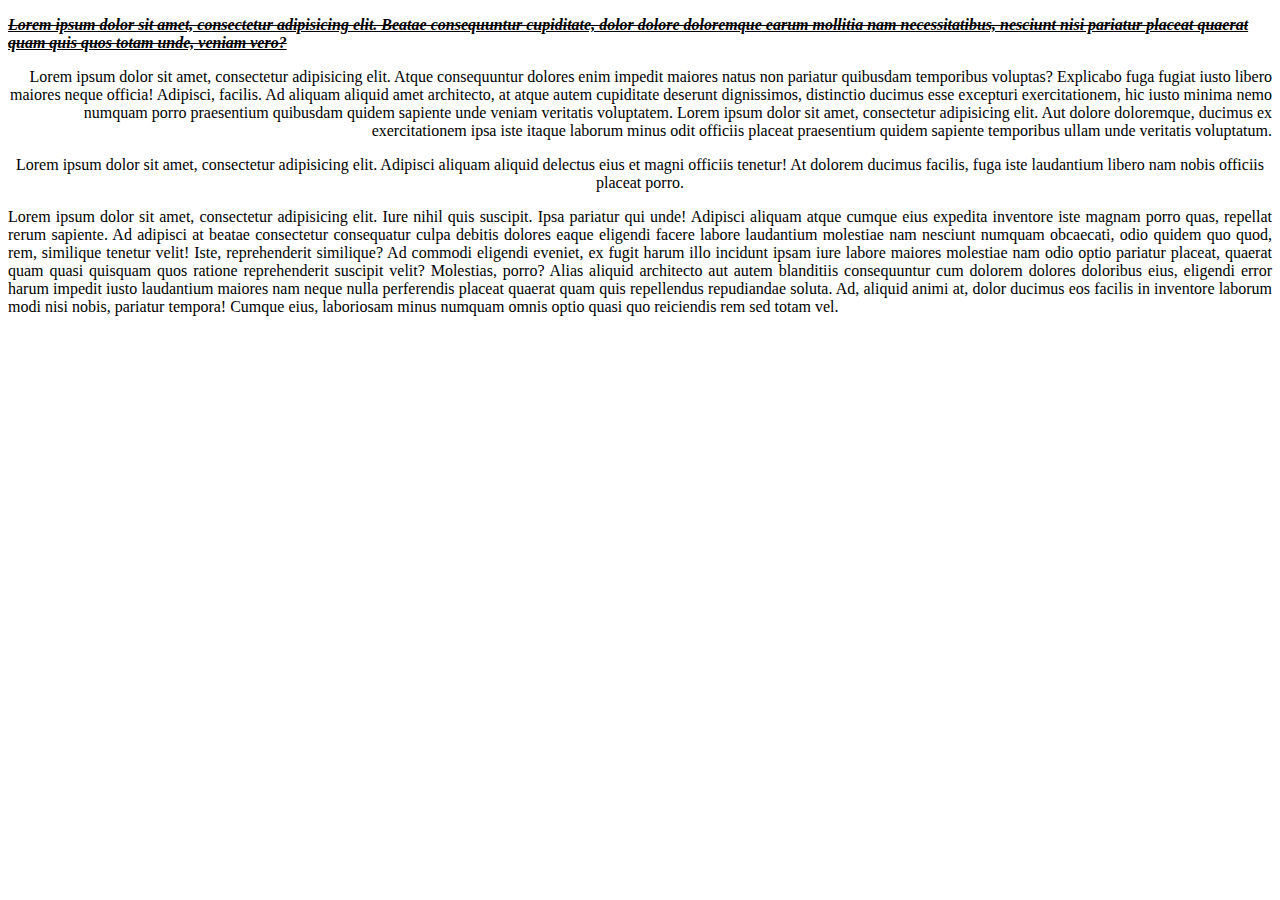
<file: dz1/task1.html>
<!doctype html>
<html lang="en">
<head>
    <meta charset="UTF-8">
    <meta name="viewport"
          content="width=device-width, user-scalable=no, initial-scale=1.0, maximum-scale=1.0, minimum-scale=1.0">
    <meta http-equiv="X-UA-Compatible" content="ie=edge">
    <title>Document</title>
</head>
<body>
<p><em><strong><ins><s>Lorem ipsum dolor sit amet, consectetur adipisicing elit. Beatae consequuntur cupiditate, dolor dolore doloremque earum mollitia nam necessitatibus, nesciunt nisi pariatur placeat quaerat quam quis quos totam unde, veniam vero?</s></ins></strong></em></p>
<p align="right">Lorem ipsum dolor sit amet, consectetur adipisicing elit. Atque consequuntur dolores enim impedit maiores natus non pariatur quibusdam temporibus voluptas? Explicabo fuga fugiat iusto libero maiores neque officia! Adipisci, facilis. Ad aliquam aliquid amet architecto, at atque autem cupiditate deserunt dignissimos, distinctio ducimus esse excepturi exercitationem, hic iusto minima nemo numquam porro praesentium quibusdam quidem sapiente unde veniam veritatis voluptatem. Lorem ipsum dolor sit amet, consectetur adipisicing elit. Aut dolore doloremque, ducimus ex exercitationem ipsa iste
    itaque laborum minus odit officiis placeat praesentium quidem sapiente temporibus ullam unde veritatis
    voluptatum.</p>
<p align="center">Lorem ipsum dolor sit amet, consectetur adipisicing elit. Adipisci aliquam aliquid delectus eius et magni officiis
    tenetur! At dolorem ducimus facilis, fuga iste laudantium libero nam nobis officiis placeat porro.</p>
<p align="justify">Lorem ipsum dolor sit amet, consectetur adipisicing elit. Iure nihil quis suscipit. Ipsa pariatur qui unde! Adipisci aliquam atque cumque eius expedita inventore iste magnam porro quas, repellat rerum sapiente. Ad adipisci at beatae consectetur consequatur culpa debitis dolores eaque eligendi facere labore laudantium molestiae nam nesciunt numquam obcaecati, odio quidem quo quod, rem, similique tenetur velit! Iste, reprehenderit similique? Ad commodi eligendi eveniet, ex fugit harum illo incidunt ipsam iure labore maiores molestiae nam odio optio pariatur placeat, quaerat quam quasi quisquam quos ratione reprehenderit suscipit velit? Molestias, porro? Alias aliquid architecto aut autem blanditiis consequuntur cum dolorem dolores doloribus eius, eligendi error harum impedit iusto laudantium maiores nam neque nulla perferendis placeat quaerat quam quis repellendus repudiandae soluta. Ad, aliquid animi at, dolor ducimus eos facilis in inventore laborum modi nisi nobis, pariatur tempora! Cumque eius, laboriosam minus numquam omnis optio quasi quo reiciendis rem sed totam vel.</p>
</body>
</html>
</file>
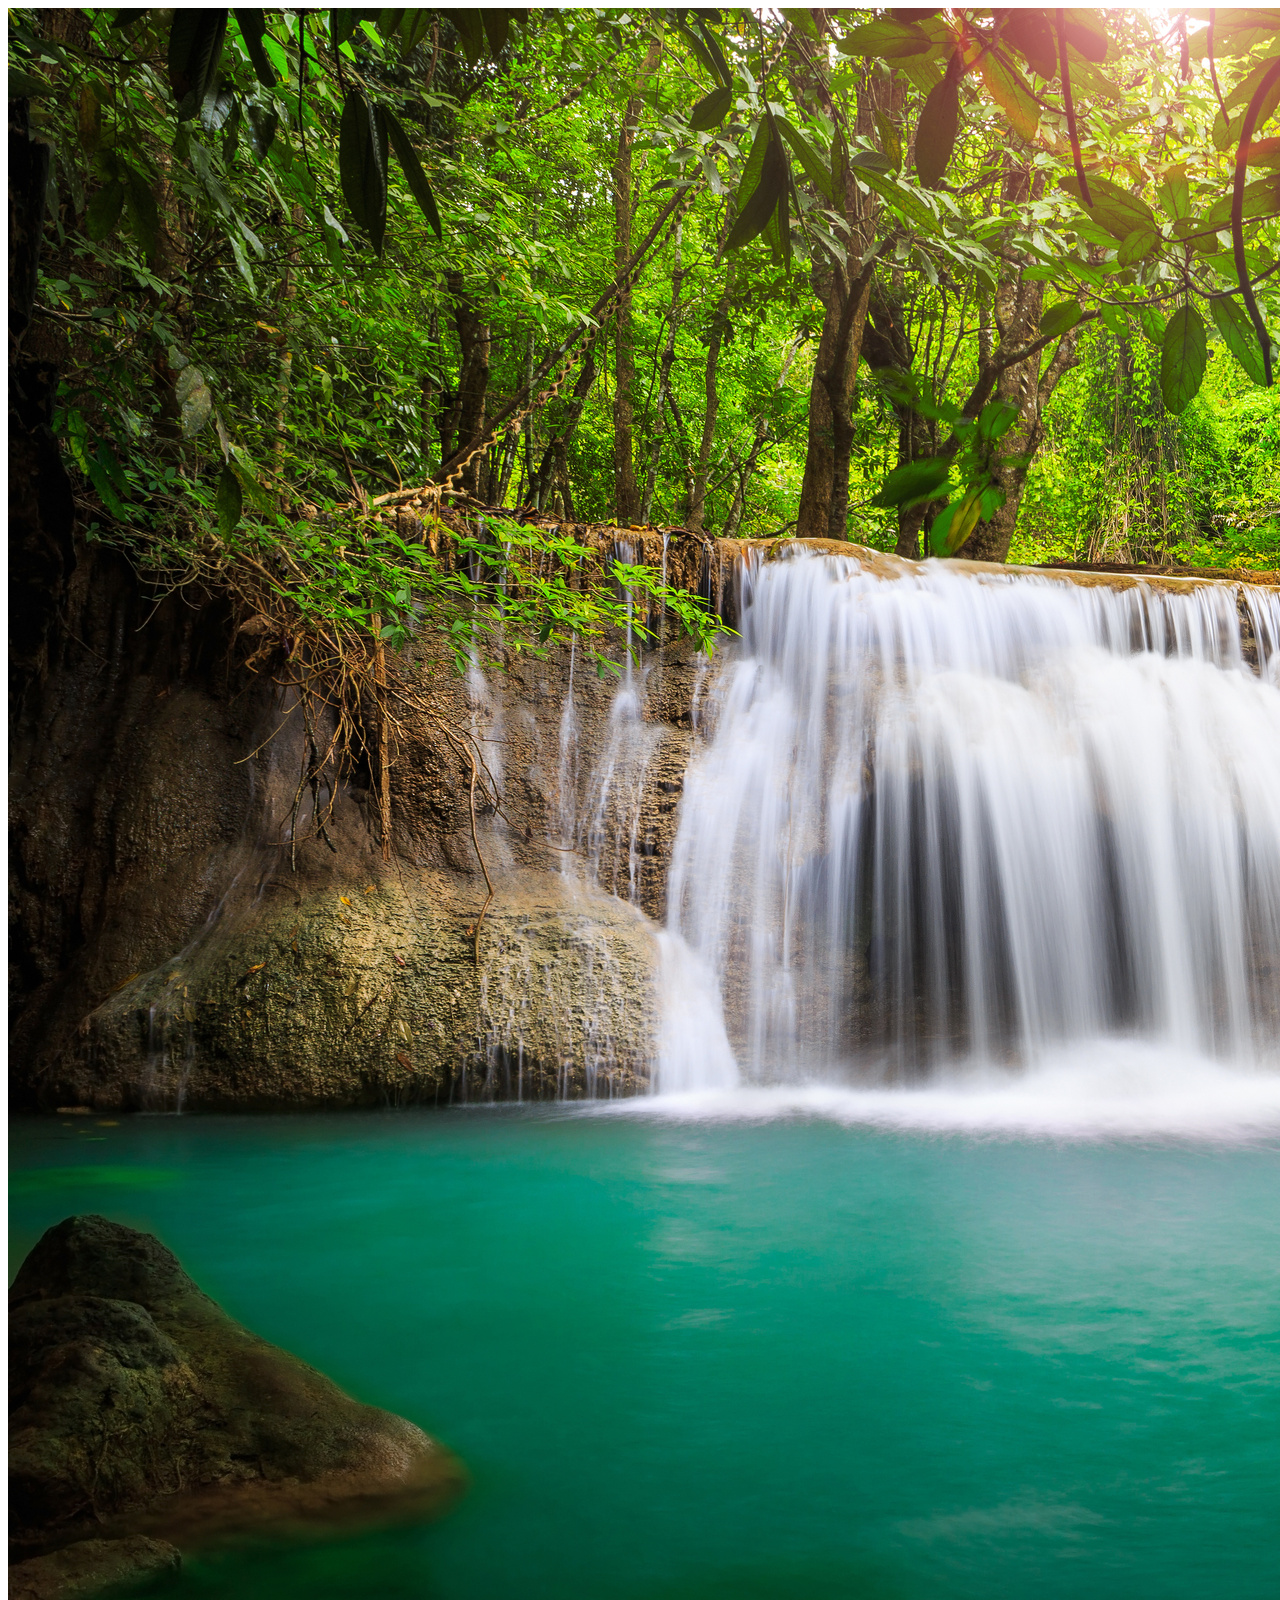
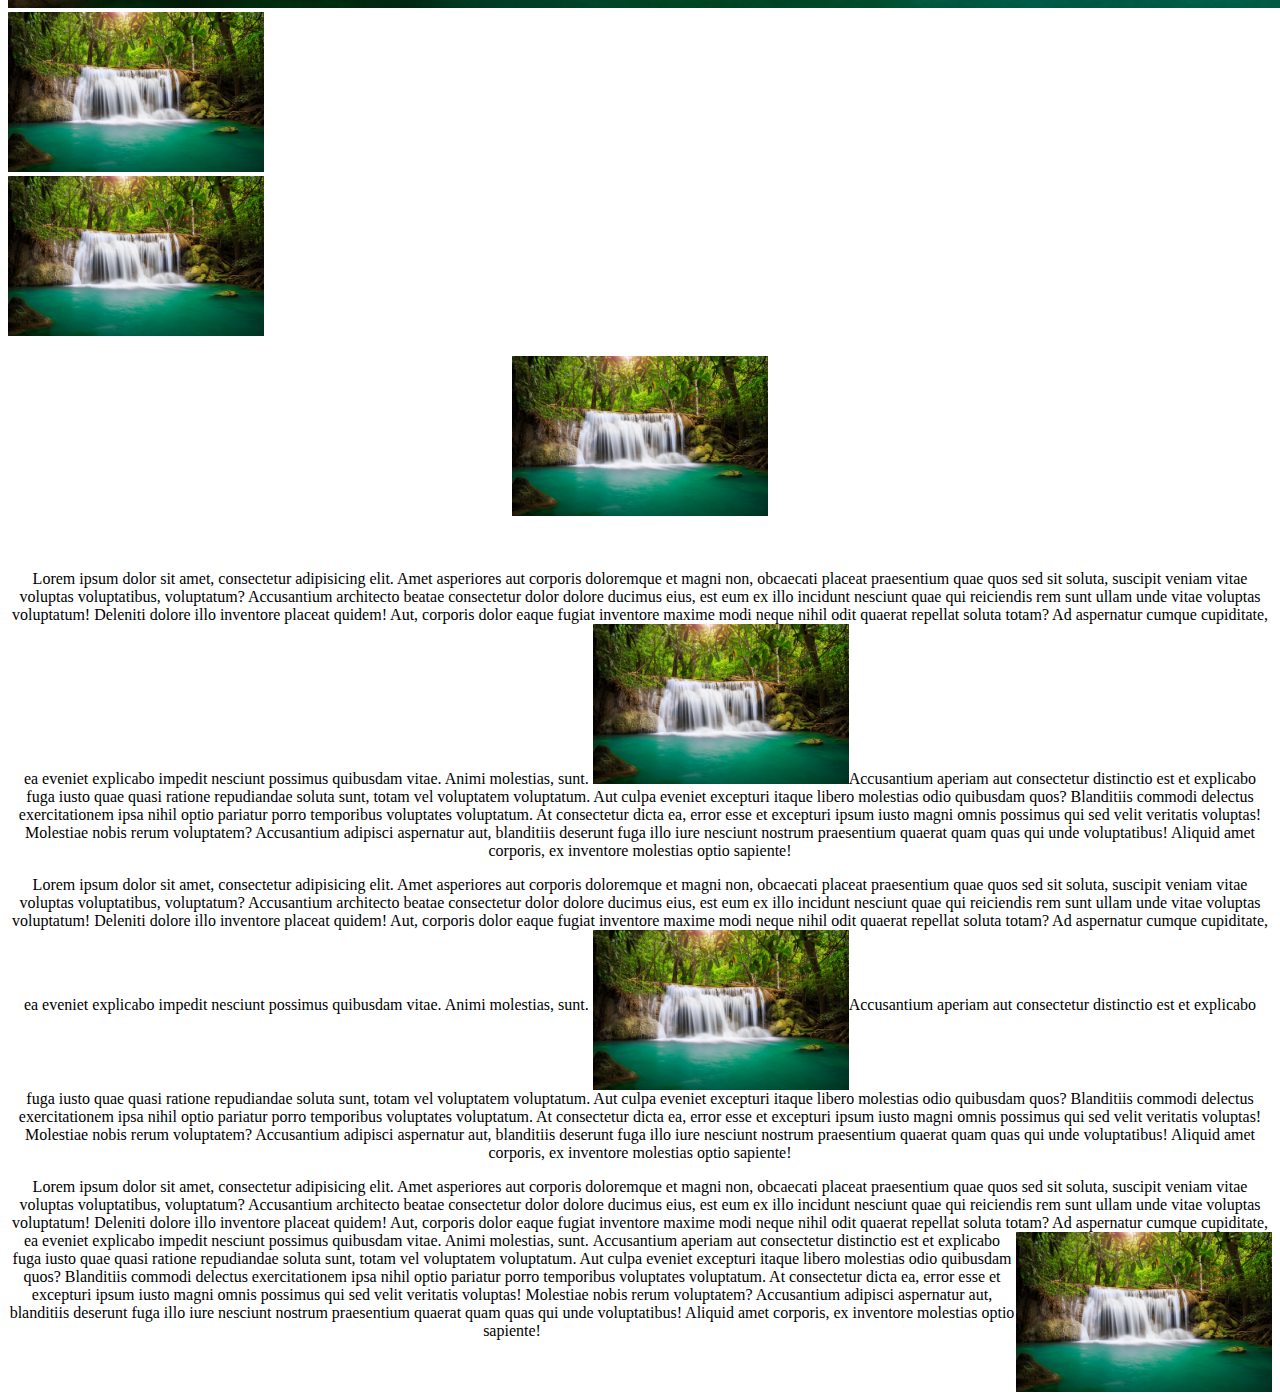
<file: dz1/task2.html>
<!doctype html>
<html lang="en">
<head>
    <meta charset="UTF-8">
    <meta name="viewport"
          content="width=device-width, user-scalable=no, initial-scale=1.0, maximum-scale=1.0, minimum-scale=1.0">
    <meta http-equiv="X-UA-Compatible" content="ie=edge">
    <title>Document</title>
</head>
<body>
<img src="img1.jpg" alt="IMAGE" width="2560" height="1600"/>
<br/>
<img src="img1.jpg" alt="IMAGE" width="256" height="160"/>
<br/>
<img src="img1.jpg" alt="IMAGE" height="160"/>
<br/>
<p align="center"><img src="img1.jpg" alt="IMAGE" width="256" height="160"/></p>
<br/>
<p align="center">Lorem ipsum dolor sit amet, consectetur adipisicing elit. Amet asperiores aut corporis doloremque et magni non, obcaecati placeat praesentium quae quos sed sit soluta, suscipit veniam vitae voluptas voluptatibus, voluptatum? Accusantium architecto beatae consectetur dolor dolore ducimus eius, est eum ex illo incidunt nesciunt quae qui reiciendis rem sunt ullam unde vitae voluptas voluptatum! Deleniti dolore illo inventore placeat quidem! Aut, corporis dolor eaque fugiat inventore maxime modi neque nihil odit quaerat repellat soluta totam? Ad aspernatur cumque cupiditate, ea eveniet explicabo impedit nesciunt possimus quibusdam vitae. Animi molestias, sunt. <img
        src="img1.jpg" alt="IMAGE" width="256" height="160"/>Accusantium aperiam aut consectetur distinctio est et explicabo fuga iusto quae quasi ratione repudiandae soluta sunt, totam vel voluptatem voluptatum. Aut culpa eveniet excepturi itaque libero molestias odio quibusdam quos? Blanditiis commodi delectus exercitationem ipsa nihil optio pariatur porro temporibus voluptates voluptatum. At consectetur dicta ea, error esse et excepturi ipsum iusto magni omnis possimus qui sed velit veritatis voluptas! Molestiae nobis rerum voluptatem? Accusantium adipisci aspernatur aut, blanditiis deserunt fuga illo iure nesciunt nostrum praesentium quaerat quam quas qui unde voluptatibus! Aliquid amet corporis, ex inventore molestias optio sapiente!
</p>
<p align="center">Lorem ipsum dolor sit amet, consectetur adipisicing elit. Amet asperiores aut corporis doloremque et magni non, obcaecati placeat praesentium quae quos sed sit soluta, suscipit veniam vitae voluptas voluptatibus, voluptatum? Accusantium architecto beatae consectetur dolor dolore ducimus eius, est eum ex illo incidunt nesciunt quae qui reiciendis rem sunt ullam unde vitae voluptas voluptatum! Deleniti dolore illo inventore placeat quidem! Aut, corporis dolor eaque fugiat inventore maxime modi neque nihil odit quaerat repellat soluta totam? Ad aspernatur cumque cupiditate, ea eveniet explicabo impedit nesciunt possimus quibusdam vitae. Animi molestias, sunt. <img
        src="img1.jpg" alt="IMAGE" align="middle" width="256" height="160"/>Accusantium aperiam aut consectetur distinctio est et explicabo fuga iusto quae quasi ratione repudiandae soluta sunt, totam vel voluptatem voluptatum. Aut culpa eveniet excepturi itaque libero molestias odio quibusdam quos? Blanditiis commodi delectus exercitationem ipsa nihil optio pariatur porro temporibus voluptates voluptatum. At consectetur dicta ea, error esse et excepturi ipsum iusto magni omnis possimus qui sed velit veritatis voluptas! Molestiae nobis rerum voluptatem? Accusantium adipisci aspernatur aut, blanditiis deserunt fuga illo iure nesciunt nostrum praesentium quaerat quam quas qui unde voluptatibus! Aliquid amet corporis, ex inventore molestias optio sapiente!
</p>
<p align="center">Lorem ipsum dolor sit amet, consectetur adipisicing elit. Amet asperiores aut corporis doloremque et magni non, obcaecati placeat praesentium quae quos sed sit soluta, suscipit veniam vitae voluptas voluptatibus, voluptatum? Accusantium architecto beatae consectetur dolor dolore ducimus eius, est eum ex illo incidunt nesciunt quae qui reiciendis rem sunt ullam unde vitae voluptas voluptatum! Deleniti dolore illo inventore placeat quidem! Aut, corporis dolor eaque fugiat inventore maxime modi neque nihil odit quaerat repellat soluta totam? Ad aspernatur cumque cupiditate, ea eveniet explicabo impedit nesciunt possimus quibusdam vitae. Animi molestias, sunt. <img
        src="img1.jpg" alt="IMAGE" align="right" width="256" height="160"/>Accusantium aperiam aut consectetur distinctio est et explicabo fuga iusto quae quasi ratione repudiandae soluta sunt, totam vel voluptatem voluptatum. Aut culpa eveniet excepturi itaque libero molestias odio quibusdam quos? Blanditiis commodi delectus exercitationem ipsa nihil optio pariatur porro temporibus voluptates voluptatum. At consectetur dicta ea, error esse et excepturi ipsum iusto magni omnis possimus qui sed velit veritatis voluptas! Molestiae nobis rerum voluptatem? Accusantium adipisci aspernatur aut, blanditiis deserunt fuga illo iure nesciunt nostrum praesentium quaerat quam quas qui unde voluptatibus! Aliquid amet corporis, ex inventore molestias optio sapiente!
</p>
<br/>
<br/>
</body>
</html>
</file>
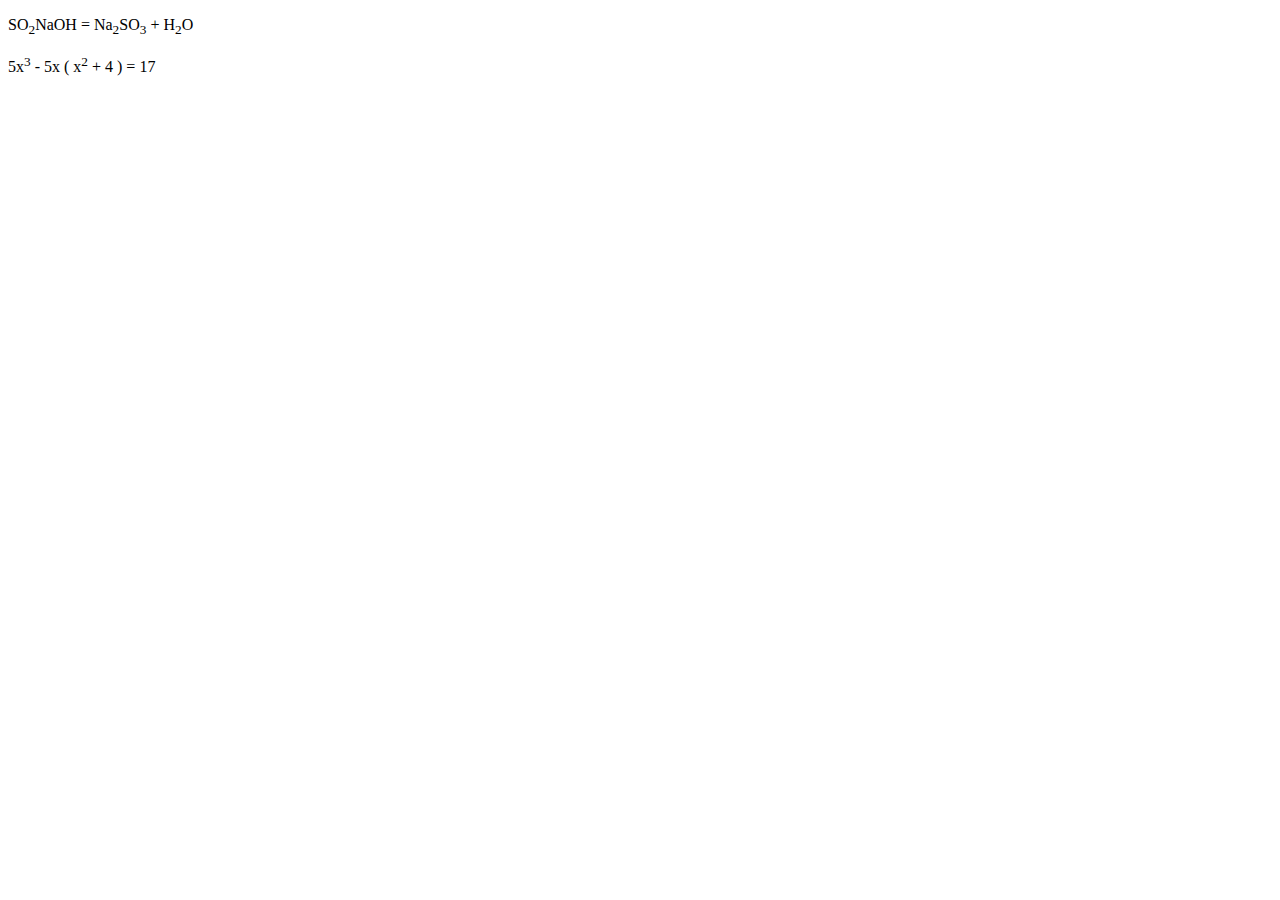
<file: dz1/task3.html>
<!doctype html>
<html lang="en">
<head>
    <meta charset="UTF-8">
    <meta name="viewport"
          content="width=device-width, user-scalable=no, initial-scale=1.0, maximum-scale=1.0, minimum-scale=1.0">
    <meta http-equiv="X-UA-Compatible" content="ie=edge">
    <title>Document</title>
</head>
<body>
<p>SO<sub>2</sub>NaOH = Na<sub>2</sub>SO<sub>3</sub> + H<sub>2</sub>O</p>
<p>5x<sup>3</sup> - 5x ( x<sup>2</sup> + 4 ) = 17</p>
</body>
</html>
</file>
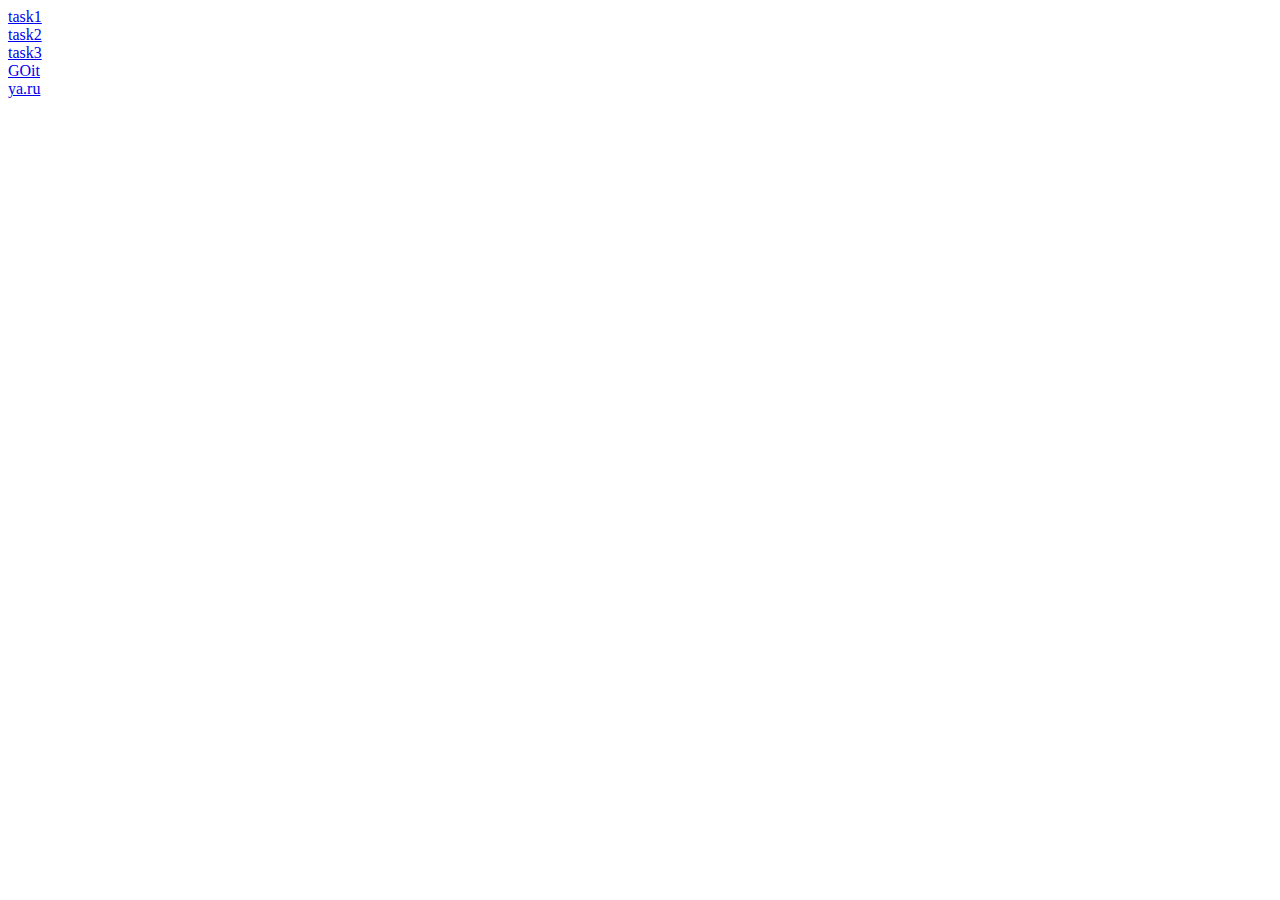
<file: dz1/task4.html>
<!doctype html>
<html lang="en">
<head>
    <meta charset="UTF-8">
    <meta name="viewport"
          content="width=device-width, user-scalable=no, initial-scale=1.0, maximum-scale=1.0, minimum-scale=1.0">
    <meta http-equiv="X-UA-Compatible" content="ie=edge">
    <title>Document</title>
</head>
<body>
<a href="task1.html">task1</a>
<br/>
<a href="task2.html">task2</a>
<br/>
<a href="task3.html">task3</a>
<br/>
<a href="http:\\goit.ua">GOit</a>
<br/>
<a href="http:\\ya.ru" target="_blank">ya.ru</a>
</body>
</html>
</file>
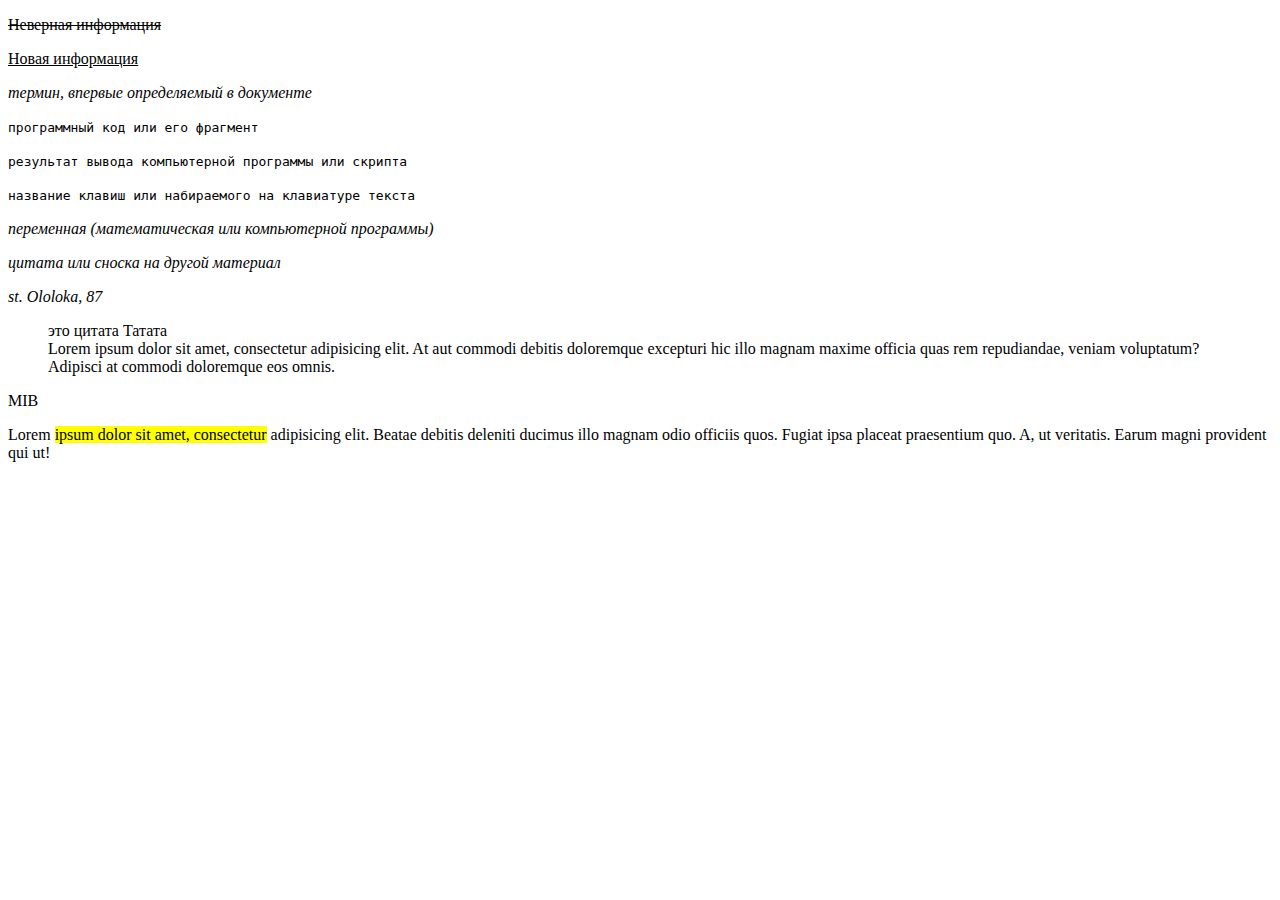
<file: dz2/task1.html>
<!doctype html>
<html lang="en">
<head>
    <meta charset="UTF-8">
    <meta name="viewport"
          content="width=device-width, user-scalable=no, initial-scale=1.0, maximum-scale=1.0, minimum-scale=1.0">
    <meta http-equiv="X-UA-Compatible" content="ie=edge">
    <title>Document</title>

</head>
<body>
<del><p>Неверная информация</p></del>
<ins><p>Новая информация</p></ins>
<p><dfn>термин, впервые определяемый в документе</dfn></p>
<p><code>программный код или его фрагмент</code></p>
<p><samp>результат вывода компьютерной программы или скрипта</samp></p>
<p><kbd>название клавиш или набираемого на клавиатуре текста</kbd></p>
<p><var>переменная (математическая или компьютерной программы)</var></p>
<p><cite>цитата или сноска на другой материал</cite></p>
<address>st. Ololoka, 87</address>
<blockquote cite="ya.ru">это цитата Татата <br/>
    Lorem ipsum dolor sit amet, consectetur adipisicing elit. At aut commodi debitis doloremque excepturi hic illo magnam maxime officia quas rem repudiandae, veniam voluptatum? Adipisci at commodi doloremque eos omnis.</blockquote>
<addr title="Man in Black">MIB</addr>

<p>Lorem <mark>ipsum dolor sit amet, consectetur</mark> adipisicing elit. Beatae debitis deleniti ducimus illo magnam odio officiis
    quos. Fugiat ipsa placeat praesentium quo. A, ut veritatis. Earum magni provident qui ut!</p>
</body>
</html>
</file>
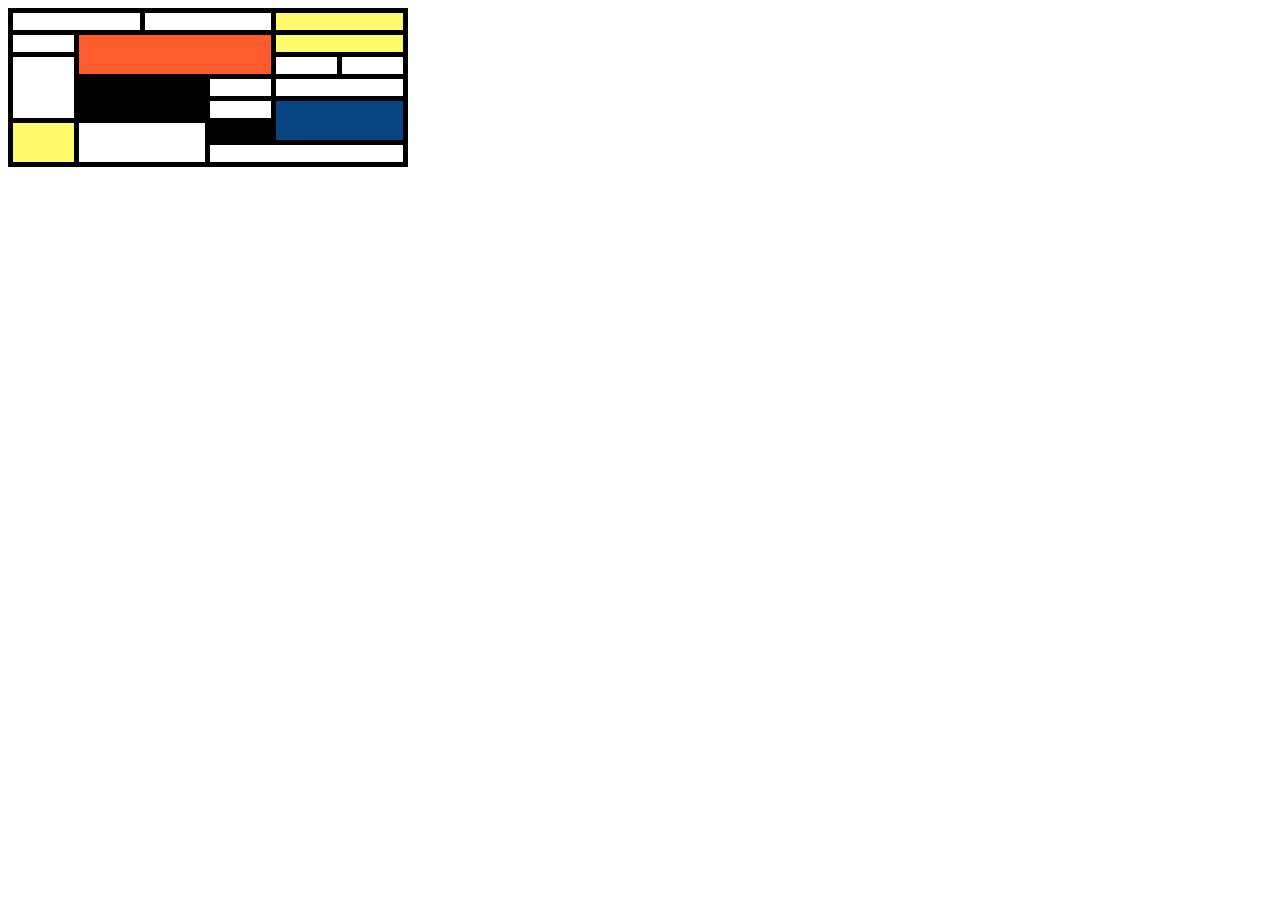
<file: dz2/task2.html>
<!doctype html>
<html lang="en">
<head>
    <meta charset="UTF-8">
    <meta name="viewport"
          content="width=device-width, user-scalable=no, initial-scale=1.0, maximum-scale=1.0, minimum-scale=1.0">
    <meta http-equiv="X-UA-Compatible" content="ie=edge">
    <title>Document</title>
    <style type="text/css">
        table { border-collapse: collapse; width: 400px;}
        td { border: 5px solid #000; height: 15px;}
    </style>
</head>
<body>
<table>
   <tr>
       <td colspan="2"></td>
       <td colspan="4"></td>
       <td colspan="2" bgcolor="#fffa69"></td>
   </tr>
    <tr>
        <td rowspan="2"></td>
        <td colspan="5" rowspan="4" bgcolor="#ff5b2d"></td>
        <td colspan="2" rowspan="2" bgcolor="#fffa69"></td>
    </tr>
    <tr>
    </tr>
    <tr>
        <td rowspan="4"></td>
        <td rowspan="2"></td>
        <td rowspan="2"></td>
    </tr>
    <tr>
    </tr>
    <tr>
        <td bgcolor="#000000"></td>
        <td bgcolor="#000000"></td>
        <td colspan="2"></td>
        <td colspan="3"></td>
    </tr>
    <tr>
        <td bgcolor="#000000"></td>
        <td bgcolor="#000000"></td>
        <td colspan="2"></td>
        <td colspan="3" rowspan="2" bgcolor="#074481 "></td>
    </tr>
    <tr>
        <td rowspan="2" bgcolor="#fffa69"></td>
        <td colspan="2" rowspan="2"></td>
        <td bgcolor="#000000"></td>
    </tr>
    <tr>
        <td colspan="5"></td>
    </tr>
</table>
</body>
</html>
</file>
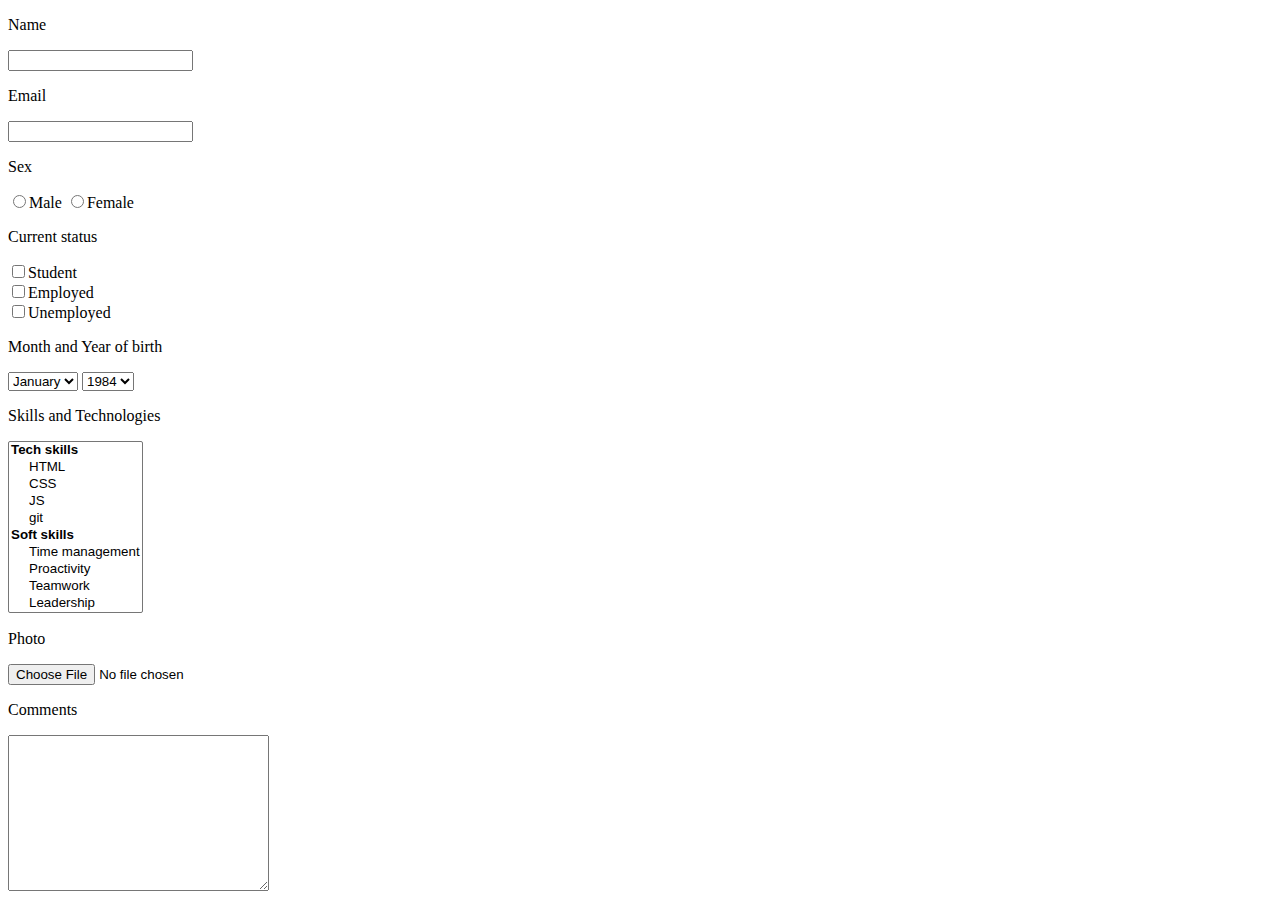
<file: dz2/task3.html>
<!doctype html>
<html lang="en">
<head>
    <meta charset="UTF-8">
    <meta name="viewport"
          content="width=device-width, user-scalable=no, initial-scale=1.0, maximum-scale=1.0, minimum-scale=1.0">
    <meta http-equiv="X-UA-Compatible" content="ie=edge">
    <title>Document</title>
</head>
<body>
<from>
    <p><label for="name">Name</label></p>
    <input id="name" type="text"/>
    <p><label for="email">Email</label></p>
    <input id="email" type="text">
    <p>Sex</p>
    <input type="radio"/>Male
    <input type="radio"/>Female
    <p>Current status</p>
    <input type="checkbox">Student<br/>
    <input type="checkbox">Employed<br/>
    <input type="checkbox">Unemployed<br/>
    <p>Month and Year of birth</p>
    <select name="Month" id="1">
        <option value="1">January</option>
        <option value="1">April</option>
    </select>
    <select name="Year" id="2">
        <option value="1984">1984</option>
        <option value="1985">1985</option>
        <option value="1986">1986</option>
    </select>

    <p>Skills and Technologies</p>
    <select multiple="multiple" size="10" name="" id="">
        <optgroup label="Tech skills">
            <option value="HTML">HTML</option>
            <option value="CSS">CSS</option>
            <option value="JS">JS</option>
            <option value="git">git</option>
        </optgroup>
        <optgroup label="Soft skills">
            <option value="Time management">Time management</option>
            <option value="Proactivity">Proactivity</option>
            <option value="Teamwork">Teamwork</option>
            <option value="Leadership">Leadership</option>
        </optgroup>
    </select>

    <p><label for="photo">Photo</label></p>
    <input id="photo" type="file">
    <p><label for="comments">Comments</label></p>
    <textarea id="comments" name="3" id="3" cols="30" rows="10"></textarea>
</from>
</body>
</html>
</file>
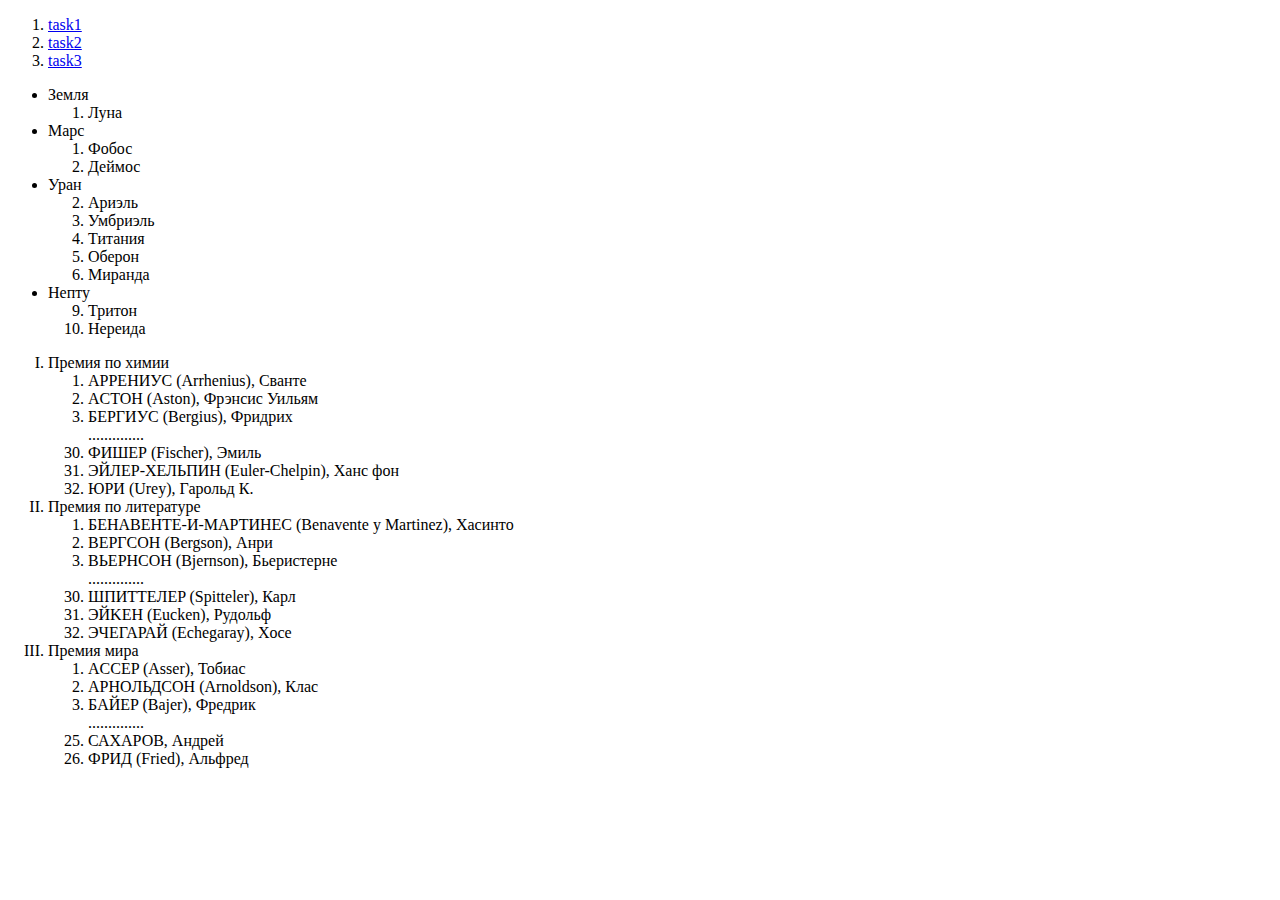
<file: dz2/task4.html>
<!doctype html>
<html lang="en">
<head>
    <meta charset="UTF-8">
    <meta name="viewport"
          content="width=device-width, user-scalable=no, initial-scale=1.0, maximum-scale=1.0, minimum-scale=1.0">
    <meta http-equiv="X-UA-Compatible" content="ie=edge">
    <title>Document</title>
</head>
<body>
    <ol>
        <li><a href="task1.html">task1</a></li>
        <li><a href="task2.html">task2</a></li>
        <li><a href="task3.html">task3</a></li>
    </ol>
    <ul>
        <li>Земля</li>
            <ol>
                <li>Луна</li>
            </ol>
        <li>Марс</li>
            <ol>
                <li>Фобос</li>
                <li>Деймос</li>
            </ol>
        <li>Уран</li>
                <ol>
                    <li value="2">Ариэль</li>
                    <li>Умбриэль</li>
                    <li>Титания</li>
                    <li>Оберон</li>
                    <li>Миранда</li>
                </ol>
        <li>Непту</li>
                <ol>
                    <li value="9">Тритон</li>
                    <li>Нереида</li>
                </ol>
    </ul>

<ol type="I">
    <li>Премия по химии</li>
    <ol>
        <li>АРРЕНИУС (Arrhenius), Сванте</li>
        <li>ACTOH (Aston), Фрэнсис Уильям</li>
        <li>БЕРГИУС (Bergius), Фридрих<br/>..............</li>
        <li value="30">ФИШЕР (Fischer), Эмиль</li>
        <li>ЭЙЛЕР-ХЕЛЬПИН (Euler-Chelpin), Ханс фон</li>
        <li>ЮРИ (Urey), Гарольд К.</li>
    </ol>
    <li>Премия по литературе</li>
    <ol>
        <li>БЕНАВЕНТЕ-И-МАРТИНЕС (Benavente у Martinez), Хасинто</li>
        <li>BEPГCOH (Bergson), Анри</li>
        <li>BЬEPHCOH (Bjernson), Бьеристерне<br/>..............</li>
        <li value="30">ШПИTTEЛEP (Spitteler), Карл</li>
        <li>ЭЙKEH (Eucken), Рудольф</li>
        <li>ЭЧЕГАРАЙ (Echegaray), Xoce</li>
    </ol>
    <li>Премия мира</li>
    <ol>
        <li>ACCEP (Asser), Тобиас </li>
        <li>APHOЛЬДCOH (Arnoldson), Клас </li>
        <li>БAЙEP (Bajer), Фредрик<br/>..............</li>

        <li value="25">САХАРОВ, Андрей</li>
        <li>ФPИД (Fried), Альфред</li>
    </ol>
</ol>
</body>
</html>
</file>
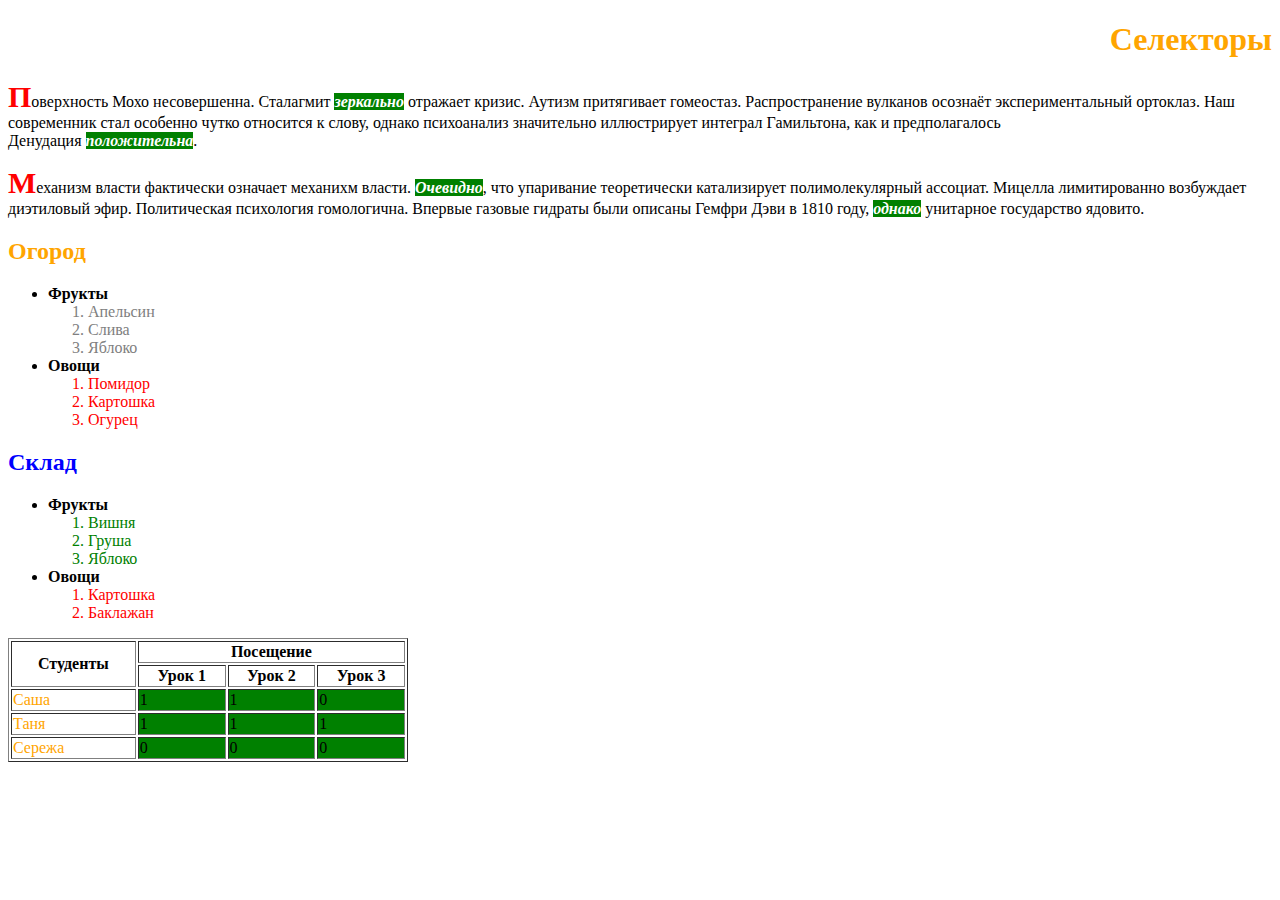
<file: dz3/task1/task1.html>
<!DOCTYPE html>
<html>
<head>
    <meta charset="utf-8">
    <title>1</title>
    <link rel="stylesheet" href="style.css"/>
</head>
<body>
<h1>Селекторы</h1>
<p class="text">Поверхность Мохо несовершенна. Сталагмит <mark>зеркально</mark> отражает кризис. Аутизм притягивает гомеостаз. Распространение вулканов осознаёт экспериментальный ортоклаз. Наш современник стал особенно чутко относится к слову, однако психоанализ значительно иллюстрирует интеграл Гамильтона, как и предполагалось
    <br/>Денудация <mark>положительна</mark>.</p>
<p class="text">Механизм власти фактически означает механихм власти. <mark>Очевидно</mark>, что упаривание теоретически катализирует полимолекулярный ассоциат. Мицелла лимитированно возбуждает диэтиловый эфир. Политическая психология гомологична. Впервые газовые гидраты были описаны Гемфри Дэви в 1810 году, <mark>однако</mark> унитарное государство ядовито.</p>

<h2>Огород</h2>
<ul id="menu1">
    <li>
        <span>Фрукты</span>
        <ol>
            <li>Апельсин</li>
            <li>Слива</li>
            <li>Яблоко</li>
        </ol>
    </li>
    <li>
        <span>Овощи</span>
        <ol>
            <li>Помидор</li>
            <li>Картошка</li>
            <li>Огурец</li>
        </ol>
    </li>
</ul>

<h2>Склад</h2>
<ul id="menu2">
    <li>
        <span>Фрукты</span>
        <ol>
            <li>Вишня</li>
            <li>Груша</li>
            <li>Яблоко</li>
        </ol>
    </li>
    <li>
        <span>Овощи</span>
        <ol>
            <li>Картошка</li>
            <li>Баклажан</li>
        </ol>
    </li>
</ul>

<table border="1" width="400">
    <tr>
        <th rowspan="2">Студенты</th>
        <th colspan="3">Посещение</th>
    </tr>
    <tr>
        <th>Урок 1</th>
        <th>Урок 2</th>
        <th>Урок 3</th>
    </tr>
    <tr>
        <td>Саша</td>
        <td>1</td>
        <td>1</td>
        <td>0</td>
    </tr>
    <tr>
        <td>Таня</td>
        <td>1</td>
        <td>1</td>
        <td>1</td>
    </tr>
    <tr>
        <td>Сережа</td>
        <td>0</td>
        <td>0</td>
        <td>0</td>
    </tr>
</table>
</body>
</html>
</file>
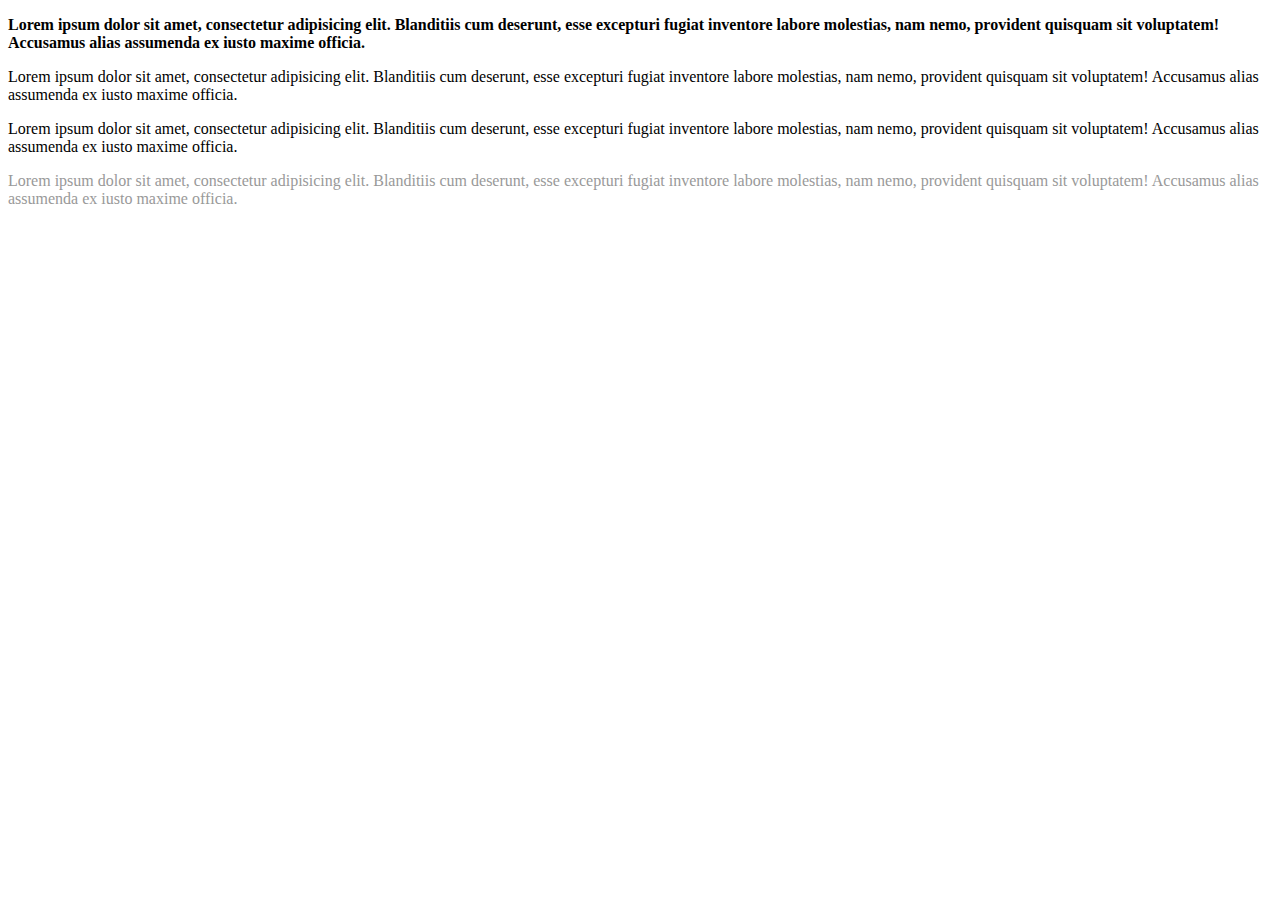
<file: dz3/task2/test.html>
<!doctype html>
<html lang="en">
<head>
    <meta charset="UTF-8">
    <meta name="viewport"
          content="width=device-width, user-scalable=no, initial-scale=1.0, maximum-scale=1.0, minimum-scale=1.0">
    <meta http-equiv="X-UA-Compatible" content="ie=edge">
    <link rel="stylesheet" href="task2.css">
    <title>Task2</title>
</head>
<body>
<article>
    <p>Lorem ipsum dolor sit amet, consectetur adipisicing elit. Blanditiis cum deserunt, esse excepturi fugiat inventore labore molestias, nam nemo, provident quisquam sit voluptatem! Accusamus alias assumenda ex iusto maxime officia.</p>
    <p>Lorem ipsum dolor sit amet, consectetur adipisicing elit. Blanditiis cum deserunt, esse excepturi fugiat inventore labore molestias, nam nemo, provident quisquam sit voluptatem! Accusamus alias assumenda ex iusto maxime officia.</p>
    <p>Lorem ipsum dolor sit amet, consectetur adipisicing elit. Blanditiis cum deserunt, esse excepturi fugiat inventore labore molestias, nam nemo, provident quisquam sit voluptatem! Accusamus alias assumenda ex iusto maxime officia.</p>
    <p>Lorem ipsum dolor sit amet, consectetur adipisicing elit. Blanditiis cum deserunt, esse excepturi fugiat inventore labore molestias, nam nemo, provident quisquam sit voluptatem! Accusamus alias assumenda ex iusto maxime officia.</p>
</article>
</body>
</html>
</file>
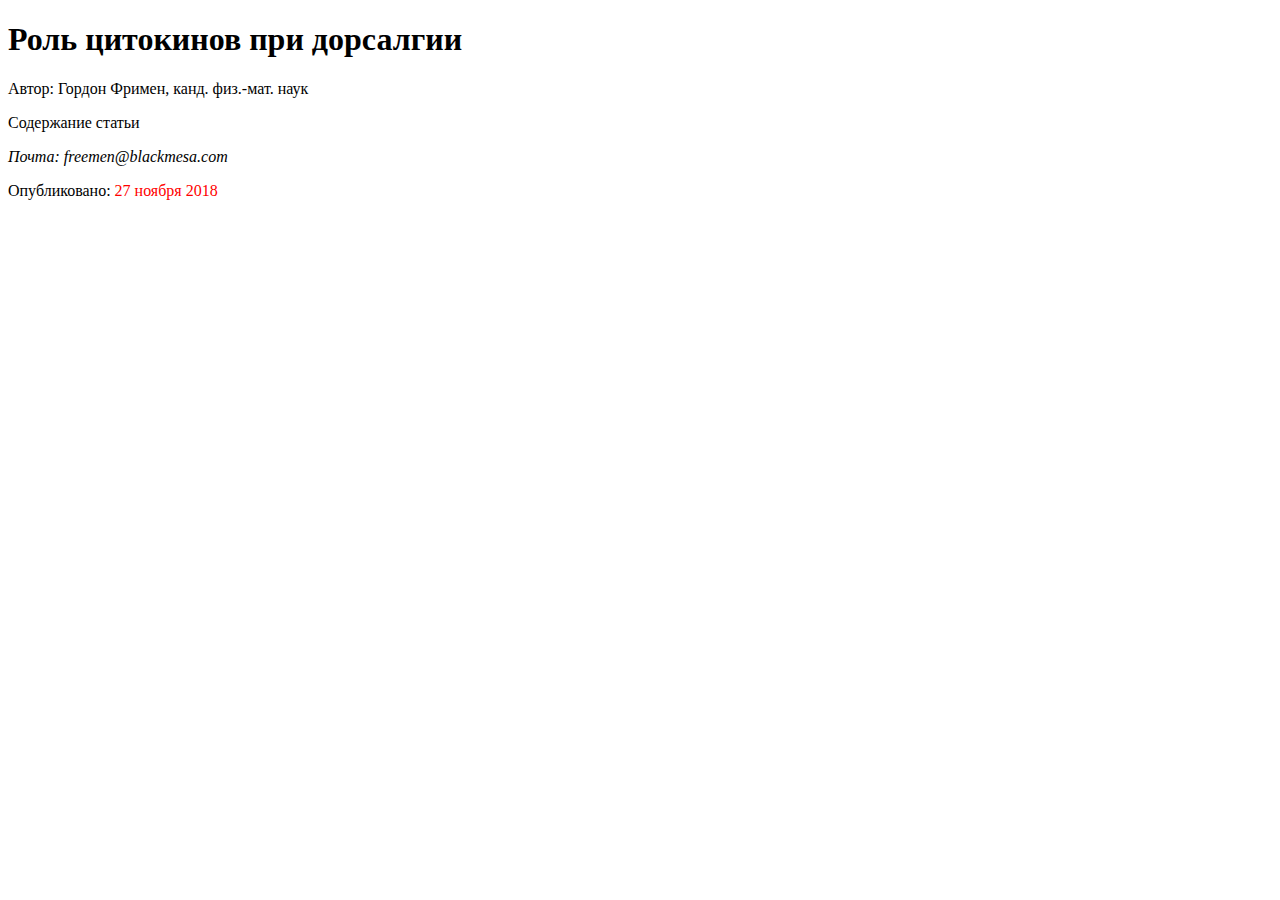
<file: dz3/task3/task3.html>
<!doctype html>
<html lang="en">
<head>
    <meta charset="UTF-8">
    <meta name="viewport"
          content="width=device-width, user-scalable=no, initial-scale=1.0, maximum-scale=1.0, minimum-scale=1.0">
    <meta http-equiv="X-UA-Compatible" content="ie=edge">
    <link rel="stylesheet" href="task3.css">
    <title>task3</title>
</head>
<body>
<!--<h1>:NOT</h1>
<p align="right">Черный по правому</p>
<p>Зеленый по левому</p>
<p>Зеленый по левому</p>
<h2>:LAST-CHILD, :FIRST-CHILD</h2>
<div>
<p class="text">LAST</p>
<p class="text">LAST</p>
<p class="text">LAST</p>
</div>
-->
<article>
    <h1>Роль цитокинов при дорсалгии</h1>
    <p>Автор: Гордон Фримен, канд. физ.-мат. наук</p>
    <p>Содержание статьи</p>
    <address>Почта: freemen@blackmesa.com</address>
    <p>Опубликовано: <time datetime="2018-11-27">27 ноября 2018</time></p>
</article>
</body>
</html>
</file>
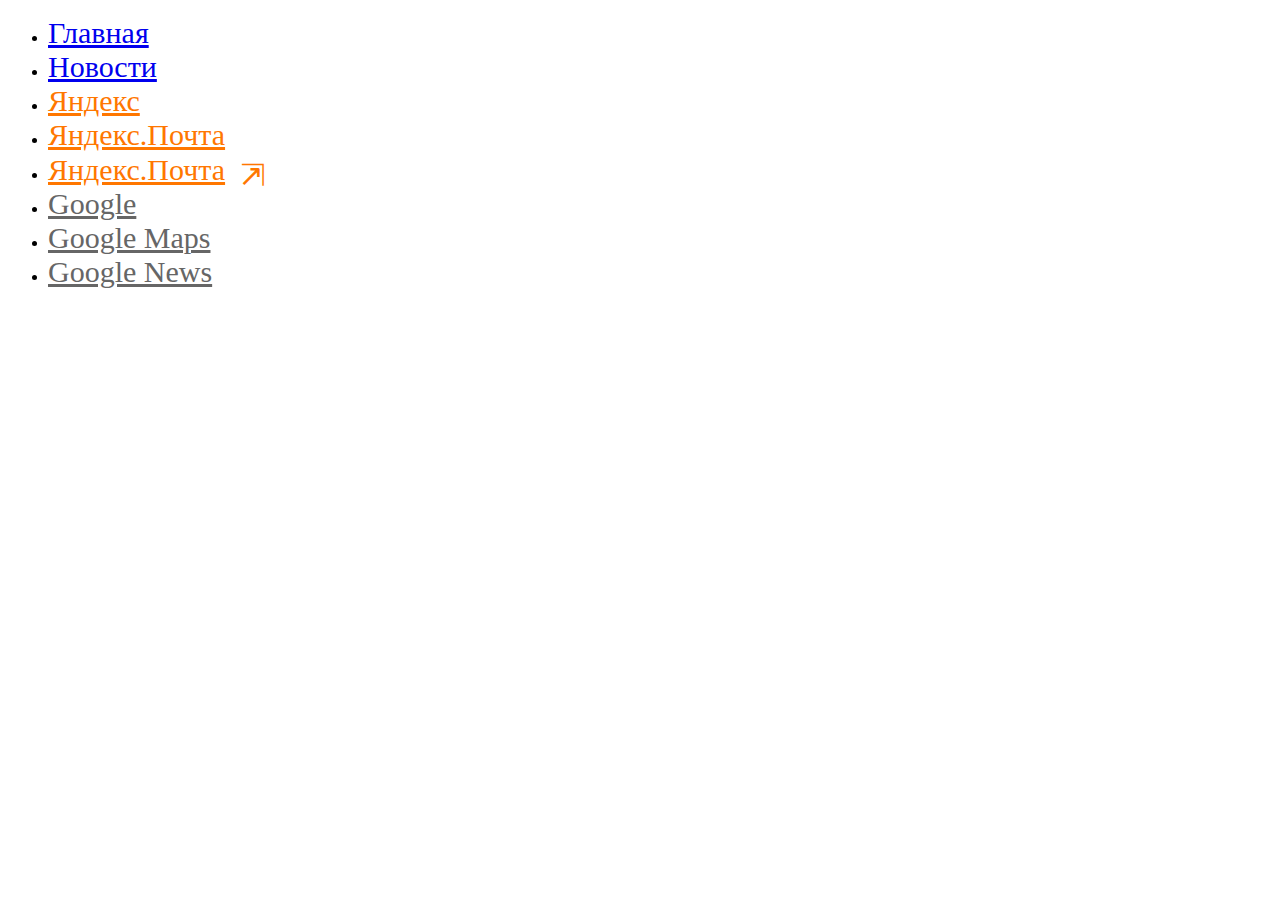
<file: dz3/task4/task4.html>
<!DOCTYPE html>
<html>
<head>
    <meta charset="utf-8">
    <title>Task 4</title>
    <link rel="stylesheet" href="task4.css"/>
</head>
<body>
<ul>
    <li><a href="/">Главная</a></li>
    <li><a href="news.html">Новости</a></li>
    <li><a href="http://yandex.ru">Яндекс</a></li>
    <li><a href="http://mail.yandex.ru">Яндекс.Почта</a></li>
    <li><a href="http://mail.yandex.ru" target="_blank">Яндекс.Почта</a></li>
    <li><a href="http://google.com">Google</a></li>
    <li><a href="http://maps.google.com">Google Maps</a></li>
    <li><a href="http://news.google.com">Google News</a></li>
</ul>
</body>
</html>
</file>
<file: dz3/task1/style.css>
h1, h2 {
    color: orange;
}
h1 {
    text-align: right;
}
h2:last-of-type {
    color: blue;
}
.text mark {
    color: white;
    background-color: green;
    font-style: italic;
    font-weight: bold;
}
.text:first-letter {
    font-size: 30px;
    font-weight: bold;
    color: red;
}
ul li span {
    font-weight: bold;
}
li ol li {
    color: red;
}
#menu1 li:first-child ol li {
    color: gray;
}
#menu2 li:first-child ol li {
    color: green;
}
table td:first-of-type {
    color: orange;
}
table td+td  {
    background-color: green;
}
</file>
<file: dz3/task2/task2.css>
p:nth-child(1) {
    font-weight: bold;
}

p:nth-last-child(1) {
    color: #999;
}
</file>
<file: dz3/task3/task3.css>
/*p:not([align='right']) {
color:green;
}
.text {
    color:black;
}
.text:first-child {
    color: red;
}
.text:last-child {
    font-weight: bolder;
    color: blue;
}
*/
article :only-child { color: red; }
</file>
<file: dz3/task4/task4.css>
a {
    font-size: 30px;
}
a[href*="http"]{
 color: #f70;
}
a[href*="google.com"]{
    color: #666;
}
a[target="_blank"]:after {
    content: '\21F1';
    display: inline-block;
    position: relative;
    top: 5px;
    left: 15px;
    transform: rotate(90deg);
}
</file>
